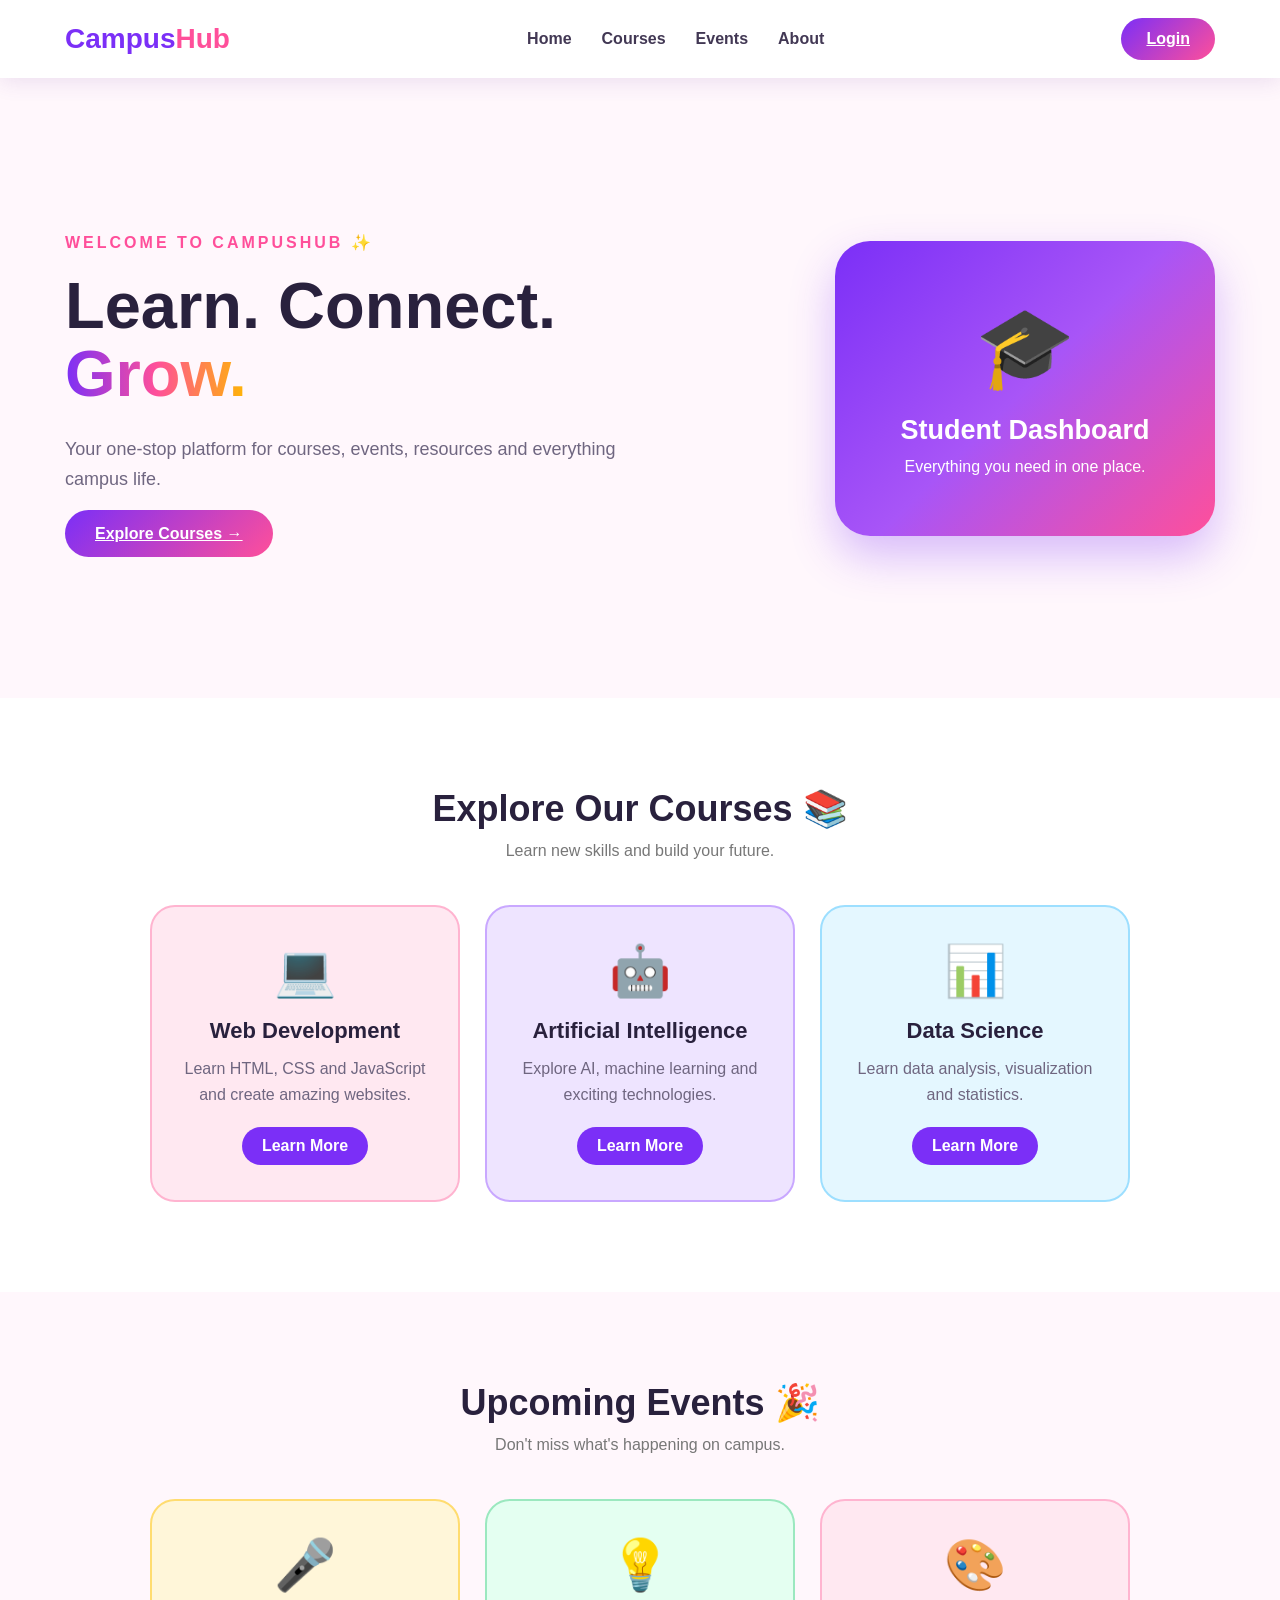
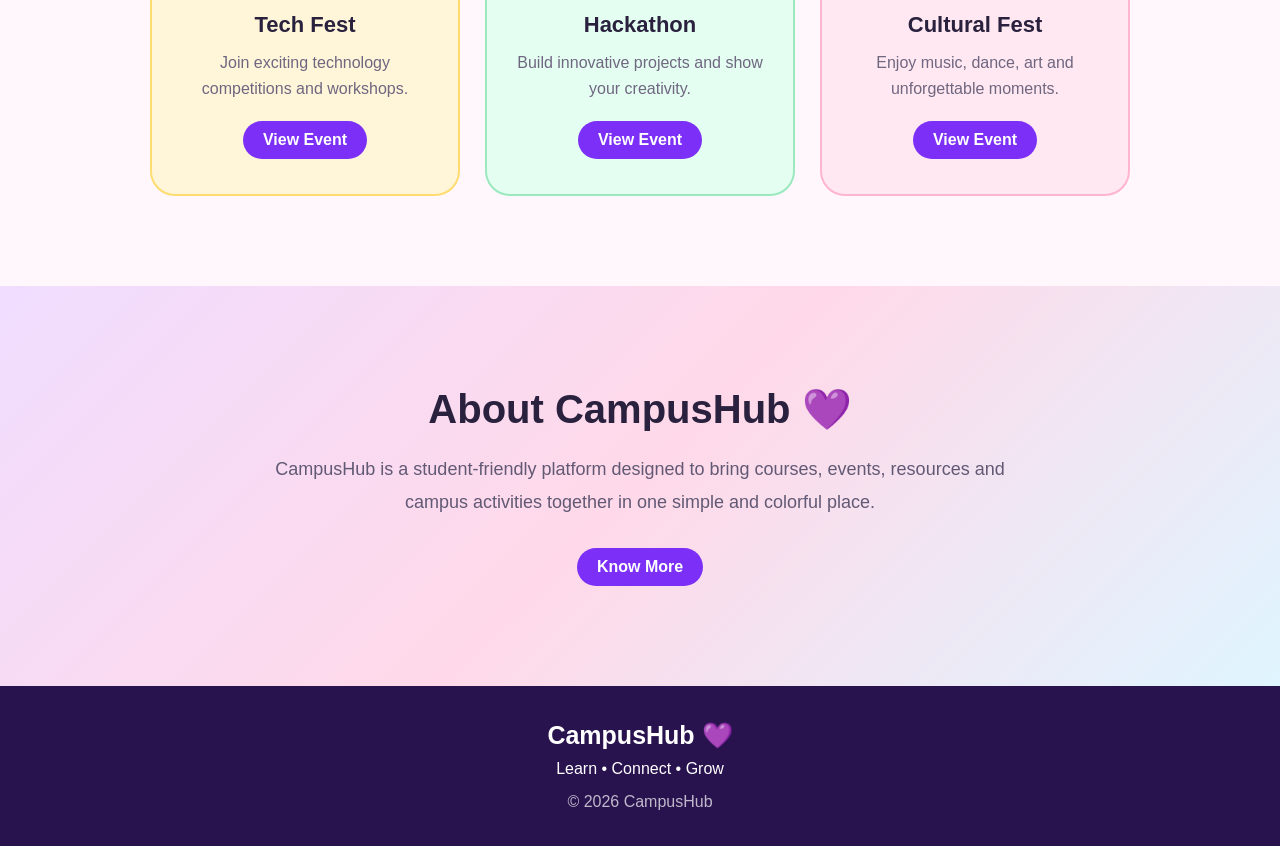
<file: index.html>
<!DOCTYPE html>
<html lang="en">

<head>
    <meta charset="UTF-8">
    <meta name="viewport" content="width=device-width, initial-scale=1.0">

    <title>CampusHub</title>

    <link rel="stylesheet" href="style.css">
</head>

<body>

    <!-- NAVBAR -->
    <header>
        <nav class="navbar">

            <h2 class="logo">
                Campus<span>Hub</span>
            </h2>

            <ul class="nav-links">
                <li><a href="index.html">Home</a></li>
                <li><a href="courses.html">Courses</a></li>
                <li><a href="events.html">Events</a></li>
                <li><a href="about.html">About</a></li>
            </ul>

            <a href="login.html" class="login-btn">
                Login
            </a>

        </nav>
    </header>


    <!-- HOME -->
    <section class="hero" id="home">

        <div class="hero-text">

            <p class="small-title">
                WELCOME TO CAMPUSHUB ✨
            </p>

            <h1>
                Learn. Connect.
                <span>Grow.</span>
            </h1>

            <p>
                Your one-stop platform for courses,
                events, resources and everything
                campus life.
            </p>

            <a href="courses.html" class="explore-btn">
                Explore Courses →
            </a>

        </div>


        <div class="hero-card">

            <div class="emoji">
                🎓
            </div>

            <h3>
                Student Dashboard
            </h3>

            <p>
                Everything you need in one place.
            </p>

        </div>

    </section>


    <!-- COURSES -->
    <section class="section">

        <h2>
            Explore Our Courses 📚
        </h2>

        <p class="section-subtitle">
            Learn new skills and build your future.
        </p>


        <div class="card-container">

            <!-- WEB DEVELOPMENT -->
            <div class="card pink-card">

                <div class="icon">
                    💻
                </div>

                <h3>
                    Web Development
                </h3>

                <p>
                    Learn HTML, CSS and JavaScript
                    and create amazing websites.
                </p>

                <a href="courses.html" class="card-btn">
                    Learn More
                </a>

            </div>


            <!-- AI -->
            <div class="card purple-card">

                <div class="icon">
                    🤖
                </div>

                <h3>
                    Artificial Intelligence
                </h3>

                <p>
                    Explore AI, machine learning
                    and exciting technologies.
                </p>

                <a href="courses.html" class="card-btn">
                    Learn More
                </a>

            </div>


            <!-- DATA SCIENCE -->
            <div class="card blue-card">

                <div class="icon">
                    📊
                </div>

                <h3>
                    Data Science
                </h3>

                <p>
                    Learn data analysis,
                    visualization and statistics.
                </p>

                <a href="courses.html" class="card-btn">
                    Learn More
                </a>

            </div>

        </div>

    </section>


    <!-- EVENTS -->
    <section class="section events-section">

        <h2>
            Upcoming Events 🎉
        </h2>

        <p class="section-subtitle">
            Don't miss what's happening on campus.
        </p>


        <div class="card-container">

            <div class="card yellow-card">

                <div class="icon">
                    🎤
                </div>

                <h3>
                    Tech Fest
                </h3>

                <p>
                    Join exciting technology
                    competitions and workshops.
                </p>

                <a href="events.html" class="card-btn">
                    View Event
                </a>

            </div>


            <div class="card green-card">

                <div class="icon">
                    💡
                </div>

                <h3>
                    Hackathon
                </h3>

                <p>
                    Build innovative projects
                    and show your creativity.
                </p>

                <a href="events.html" class="card-btn">
                    View Event
                </a>

            </div>


            <div class="card pink-card">

                <div class="icon">
                    🎨
                </div>

                <h3>
                    Cultural Fest
                </h3>

                <p>
                    Enjoy music, dance, art
                    and unforgettable moments.
                </p>

                <a href="events.html" class="card-btn">
                    View Event
                </a>

            </div>

        </div>

    </section>


    <!-- ABOUT -->
    <section class="about">

        <div class="about-content">

            <h2>
                About CampusHub 💜
            </h2>

            <p>
                CampusHub is a student-friendly platform
                designed to bring courses, events,
                resources and campus activities together
                in one simple and colorful place.
            </p>

            <a href="about.html" class="card-btn">
                Know More
            </a>

        </div>

    </section>


    <!-- FOOTER -->
    <footer>

        <h3>
            CampusHub 💜
        </h3>

        <p>
            Learn • Connect • Grow
        </p>

        <p class="copyright">
            © 2026 CampusHub
        </p>

    </footer>

</body>

</html>
</file>
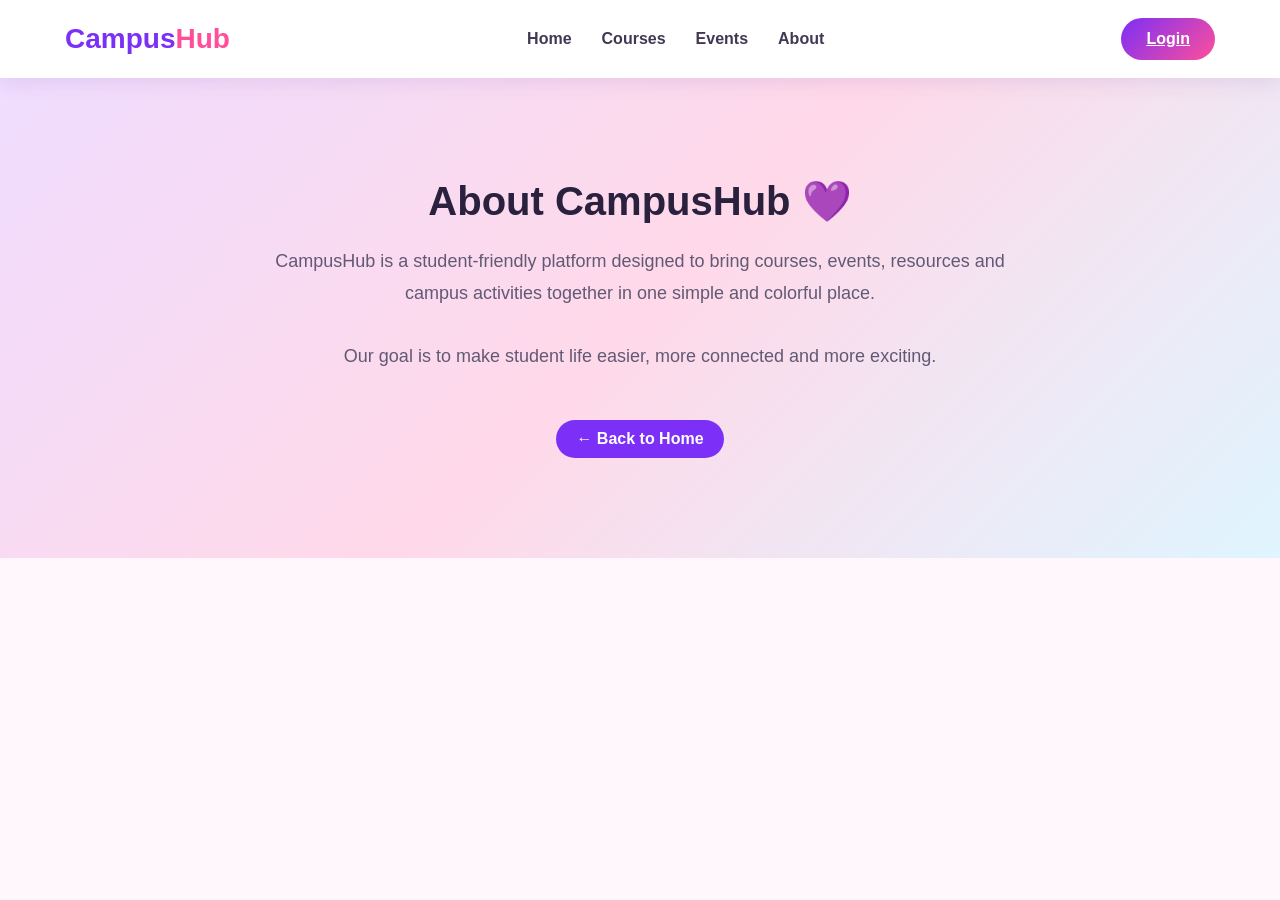
<file: about.html>
<!DOCTYPE html>
<html lang="en">

<head>

    <meta charset="UTF-8">

    <meta name="viewport"
          content="width=device-width, initial-scale=1.0">

    <title>CampusHub - About</title>

    <link rel="stylesheet" href="style.css">

</head>

<body>

    <header>

        <nav class="navbar">

            <h2 class="logo">
                Campus<span>Hub</span>
            </h2>

            <ul class="nav-links">

                <li>
                    <a href="index.html">
                        Home
                    </a>
                </li>

                <li>
                    <a href="courses.html">
                        Courses
                    </a>
                </li>

                <li>
                    <a href="events.html">
                        Events
                    </a>
                </li>

                <li>
                    <a href="about.html">
                        About
                    </a>
                </li>

            </ul>

            <a href="login.html"
               class="login-btn">
                Login
            </a>

        </nav>

    </header>


    <section class="about">

        <div class="about-content">

            <h2>
                About CampusHub 💜
            </h2>

            <p>
                CampusHub is a student-friendly platform
                designed to bring courses, events,
                resources and campus activities together
                in one simple and colorful place.
            </p>

            <p>
                Our goal is to make student life easier,
                more connected and more exciting.
            </p>

            <br>

            <a href="index.html"
               class="card-btn">
                ← Back to Home
            </a>

        </div>

    </section>

</body>

</html>
</file>
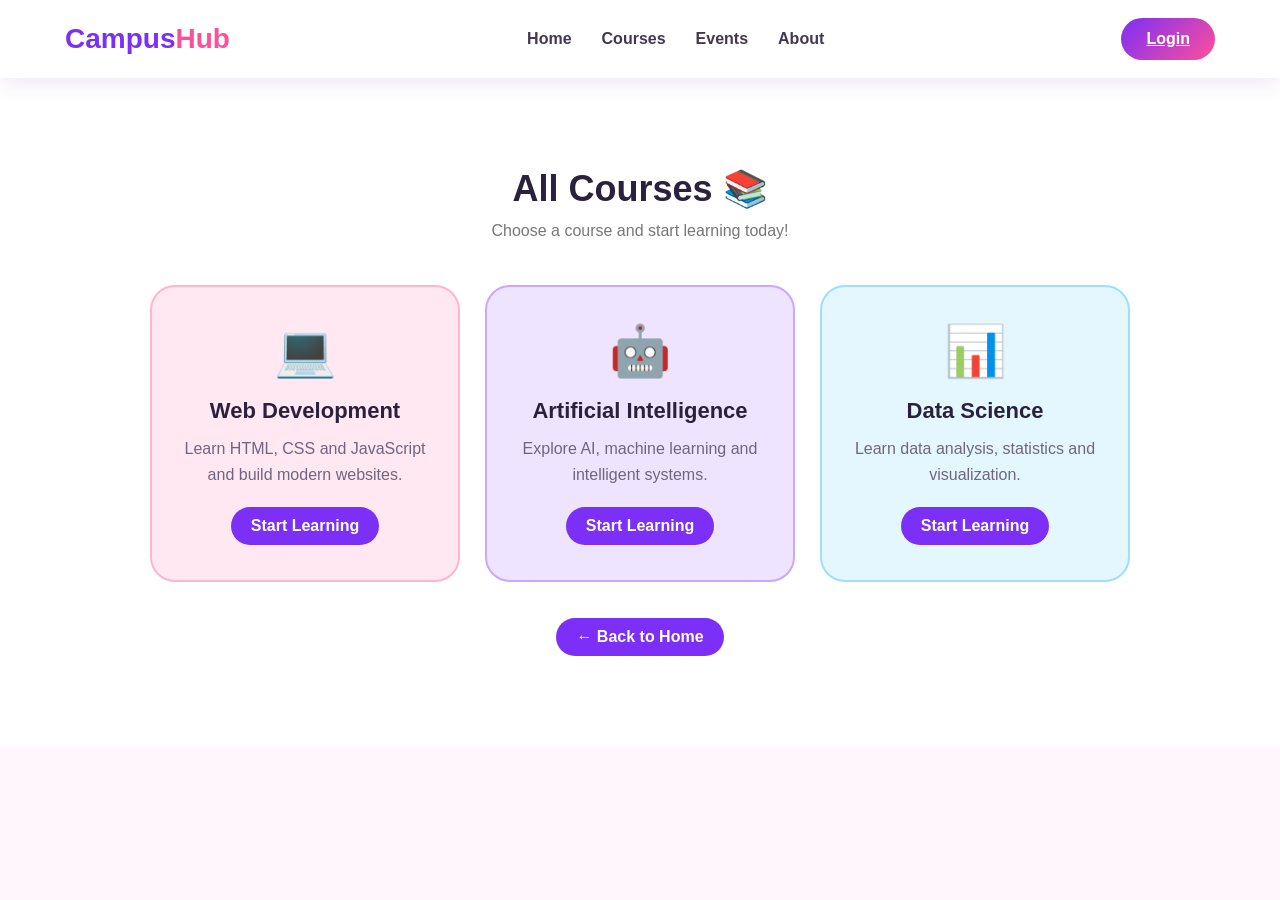
<file: courses.html>
<!DOCTYPE html>
<html lang="en">

<head>

    <meta charset="UTF-8">

    <meta name="viewport"
          content="width=device-width, initial-scale=1.0">

    <title>CampusHub - Courses</title>

    <link rel="stylesheet" href="style.css">

</head>

<body>

    <!-- NAVBAR -->

    <header>

        <nav class="navbar">

            <h2 class="logo">
                Campus<span>Hub</span>
            </h2>

            <ul class="nav-links">

                <li>
                    <a href="index.html">
                        Home
                    </a>
                </li>

                <li>
                    <a href="courses.html">
                        Courses
                    </a>
                </li>

                <li>
                    <a href="events.html">
                        Events
                    </a>
                </li>

                <li>
                    <a href="about.html">
                        About
                    </a>
                </li>

            </ul>

            <a href="login.html"
               class="login-btn">
                Login
            </a>

        </nav>

    </header>


    <!-- COURSES -->

    <section class="section">

        <h2>
            All Courses 📚
        </h2>

        <p class="section-subtitle">
            Choose a course and start learning today!
        </p>


        <div class="card-container">


            <div class="card pink-card">

                <div class="icon">
                    💻
                </div>

                <h3>
                    Web Development
                </h3>

                <p>
                    Learn HTML, CSS and JavaScript
                    and build modern websites.
                </p>

                <a href="#" class="card-btn">
                    Start Learning
                </a>

            </div>


            <div class="card purple-card">

                <div class="icon">
                    🤖
                </div>

                <h3>
                    Artificial Intelligence
                </h3>

                <p>
                    Explore AI, machine learning
                    and intelligent systems.
                </p>

                <a href="#" class="card-btn">
                    Start Learning
                </a>

            </div>


            <div class="card blue-card">

                <div class="icon">
                    📊
                </div>

                <h3>
                    Data Science
                </h3>

                <p>
                    Learn data analysis,
                    statistics and visualization.
                </p>

                <a href="#" class="card-btn">
                    Start Learning
                </a>

            </div>

        </div>


        <br><br>

        <a href="index.html"
           class="card-btn">
            ← Back to Home
        </a>

    </section>

</body>

</html>
</file>
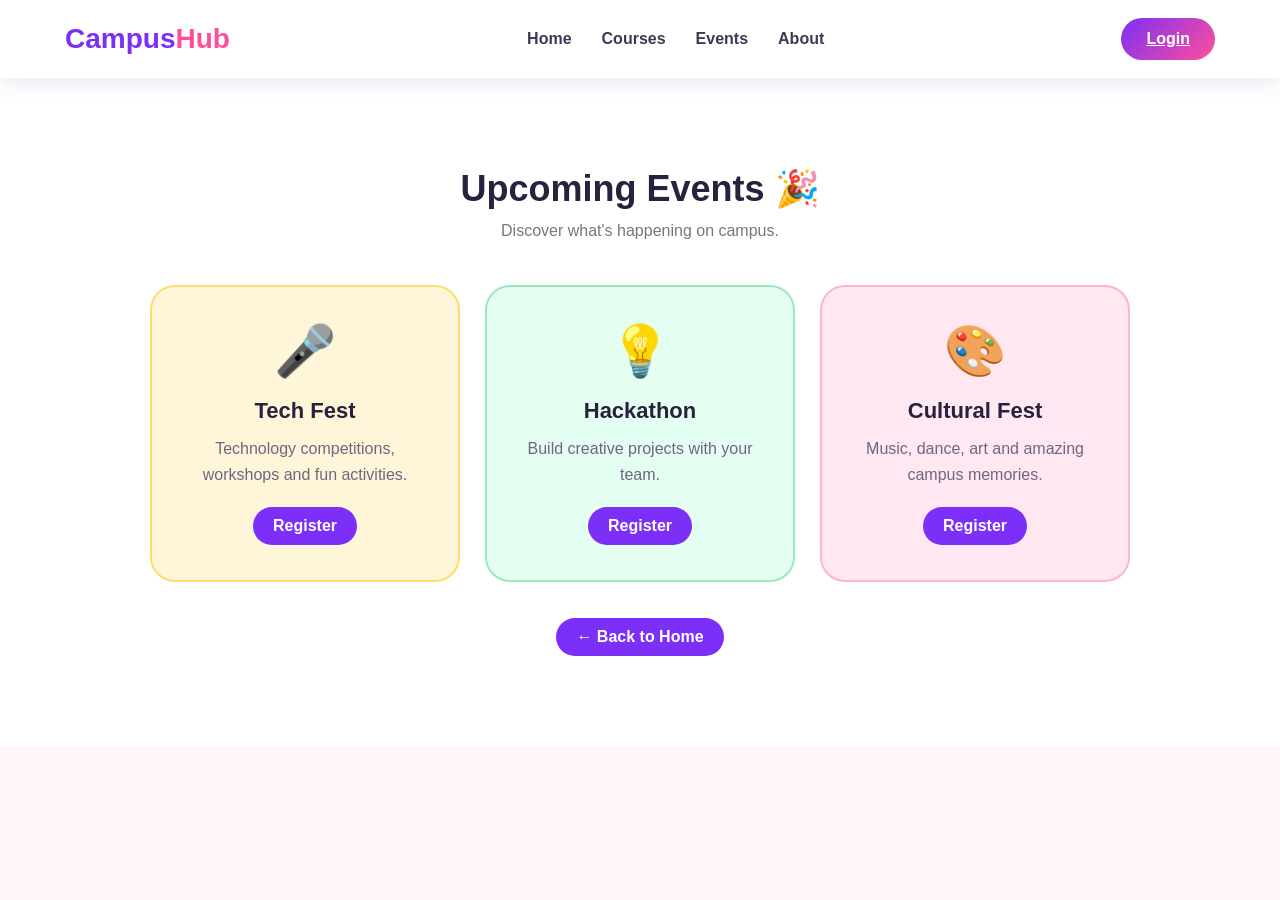
<file: events.html>
<!DOCTYPE html>
<html lang="en">

<head>

    <meta charset="UTF-8">

    <meta name="viewport"
          content="width=device-width, initial-scale=1.0">

    <title>CampusHub - Events</title>

    <link rel="stylesheet" href="style.css">

</head>

<body>

    <header>

        <nav class="navbar">

            <h2 class="logo">
                Campus<span>Hub</span>
            </h2>

            <ul class="nav-links">

                <li>
                    <a href="index.html">
                        Home
                    </a>
                </li>

                <li>
                    <a href="courses.html">
                        Courses
                    </a>
                </li>

                <li>
                    <a href="events.html">
                        Events
                    </a>
                </li>

                <li>
                    <a href="about.html">
                        About
                    </a>
                </li>

            </ul>

            <a href="login.html"
               class="login-btn">
                Login
            </a>

        </nav>

    </header>


    <section class="section">

        <h2>
            Upcoming Events 🎉
        </h2>

        <p class="section-subtitle">
            Discover what's happening on campus.
        </p>


        <div class="card-container">


            <div class="card yellow-card">

                <div class="icon">
                    🎤
                </div>

                <h3>
                    Tech Fest
                </h3>

                <p>
                    Technology competitions,
                    workshops and fun activities.
                </p>

                <a href="#"
                   class="card-btn">
                    Register
                </a>

            </div>


            <div class="card green-card">

                <div class="icon">
                    💡
                </div>

                <h3>
                    Hackathon
                </h3>

                <p>
                    Build creative projects
                    with your team.
                </p>

                <a href="#"
                   class="card-btn">
                    Register
                </a>

            </div>


            <div class="card pink-card">

                <div class="icon">
                    🎨
                </div>

                <h3>
                    Cultural Fest
                </h3>

                <p>
                    Music, dance, art and
                    amazing campus memories.
                </p>

                <a href="#"
                   class="card-btn">
                    Register
                </a>

            </div>

        </div>


        <br><br>

        <a href="index.html"
           class="card-btn">
            ← Back to Home
        </a>

    </section>

</body>

</html>
</file>
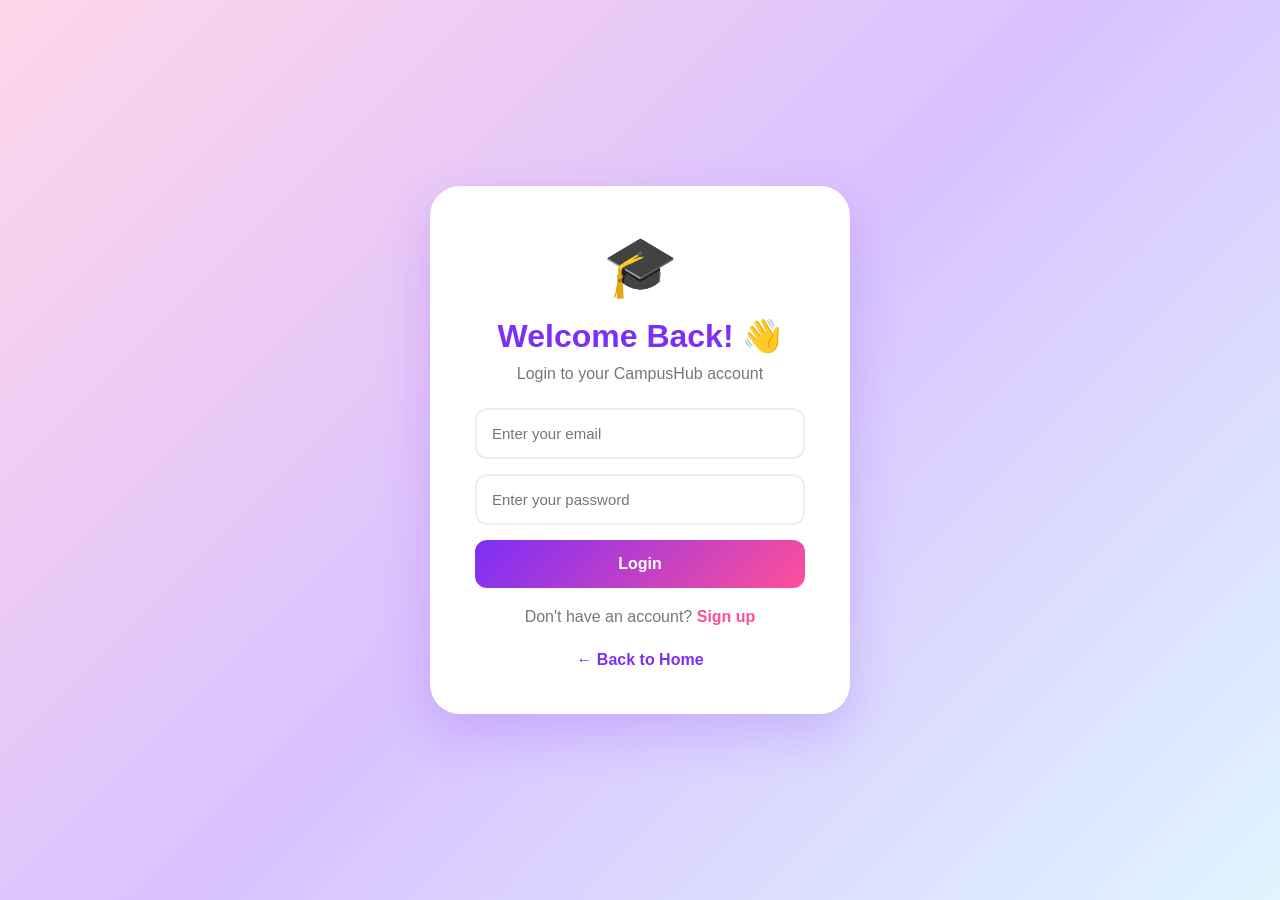
<file: login.html>
<!DOCTYPE html>
<html lang="en">

<head>

    <meta charset="UTF-8">

    <meta name="viewport"
          content="width=device-width, initial-scale=1.0">

    <title>CampusHub - Login</title>

    <link rel="stylesheet" href="style.css">

</head>

<body>

    <div class="login-page">

        <div class="login-box">

            <div class="login-icon">
                🎓
            </div>

            <h1>
                Welcome Back! 👋
            </h1>

            <p>
                Login to your CampusHub account
            </p>


            <input
                type="email"
                placeholder="Enter your email"
            >


            <input
                type="password"
                placeholder="Enter your password"
            >


            <button class="login-submit">
                Login
            </button>


            <p class="signup">
                Don't have an account?
                <a href="#">
                    Sign up
                </a>
            </p>


            <a href="index.html"
               class="back-home">
                ← Back to Home
            </a>

        </div>

    </div>

</body>

</html>
</file>
<file: style.css>
* {
    margin: 0;
    padding: 0;
    box-sizing: border-box;
}

html {
    scroll-behavior: smooth;
}

body {
    font-family: Arial, sans-serif;
    background: #fff7fc;
    color: #29213d;
}


/* NAVBAR */

header {
    background: white;
    position: sticky;
    top: 0;
    z-index: 1000;
    box-shadow: 0 4px 20px rgba(100, 50, 150, 0.12);
}

.navbar {
    max-width: 1200px;
    margin: auto;
    padding: 18px 25px;

    display: flex;
    align-items: center;
    justify-content: space-between;
}

.logo {
    font-size: 28px;
    color: #7b2ff7;
}

.logo span {
    color: #ff4f9a;
}

.nav-links {
    display: flex;
    gap: 30px;
    list-style: none;
}

.nav-links a {
    text-decoration: none;
    color: #423854;
    font-weight: bold;
}

.nav-links a:hover {
    color: #ff4f9a;
}

.login-btn {
    border: none;
    padding: 12px 25px;
    border-radius: 25px;

    color: white;
    font-weight: bold;

    background: linear-gradient(
        135deg,
        #7b2ff7,
        #ff4f9a
    );

    cursor: pointer;
}


/* HOME */

.hero {
    max-width: 1200px;
    min-height: 620px;

    margin: auto;
    padding: 80px 25px;

    display: flex;
    align-items: center;
    justify-content: space-between;
    gap: 60px;
}

.hero-text {
    max-width: 600px;
}

.small-title {
    color: #ff4f9a;
    font-weight: bold;
    letter-spacing: 3px;
    margin-bottom: 20px;
}

.hero h1 {
    font-size: 65px;
    line-height: 1.05;
    margin-bottom: 25px;
}

.hero h1 span {
    background: linear-gradient(
        90deg,
        #7b2ff7,
        #ff4f9a,
        #ffb703
    );

    -webkit-background-clip: text;
    color: transparent;
}

.hero-text > p:not(.small-title) {
    color: #6f6680;
    font-size: 18px;
    line-height: 1.7;
    margin-bottom: 30px;
}

.explore-btn {
    border: none;
    padding: 15px 30px;
    border-radius: 30px;

    background: linear-gradient(
        135deg,
        #7b2ff7,
        #ff4f9a
    );

    color: white;
    font-weight: bold;
    font-size: 16px;

    cursor: pointer;
}


/* HERO CARD */

.hero-card {
    width: 380px;

    padding: 60px 30px;

    text-align: center;
    color: white;

    border-radius: 35px;

    background: linear-gradient(
        135deg,
        #7b2ff7,
        #a855f7,
        #ff4f9a
    );

    box-shadow: 0 20px 45px rgba(123, 47, 247, 0.3);
}

.emoji {
    font-size: 80px;
    margin-bottom: 20px;
}

.hero-card h3 {
    font-size: 27px;
    margin-bottom: 12px;
}


/* SECTIONS */

.section {
    padding: 90px 25px;
    text-align: center;
    background: white;
}

.section:nth-of-type(3) {
    background: #fff7fc;
}

.section h2 {
    font-size: 36px;
    margin-bottom: 12px;
}

.section-subtitle {
    color: #777;
    margin-bottom: 45px;
}


/* CARDS */

.card-container {
    max-width: 1100px;
    margin: auto;

    display: flex;
    justify-content: center;
    gap: 25px;
}

.card {
    width: 310px;
    padding: 35px 25px;
    border-radius: 25px;
    transition: 0.3s;
}

.card:hover {
    transform: translateY(-10px);
    box-shadow: 0 15px 30px rgba(0, 0, 0, 0.12);
}

.pink-card {
    background: #ffe8f1;
    border: 2px solid #ffb4d0;
}

.purple-card {
    background: #eee4ff;
    border: 2px solid #c9a8ff;
}

.blue-card {
    background: #e4f7ff;
    border: 2px solid #9ddfff;
}

.yellow-card {
    background: #fff6d9;
    border: 2px solid #ffdc70;
}

.green-card {
    background: #e4fff1;
    border: 2px solid #9be8bf;
}

.icon {
    font-size: 50px;
    margin-bottom: 18px;
}

.card h3 {
    font-size: 22px;
    margin-bottom: 12px;
}

.card p {
    color: #6f6680;
    line-height: 1.6;
    margin-bottom: 20px;
}

.card-btn {
    display: inline-block;
    text-decoration: none;
    border: none;
    padding: 10px 20px;
    border-radius: 20px;
    background: #7b2ff7;
    color: white;
    font-weight: bold;
    cursor: pointer;
}


/* ABOUT */

.about {
    padding: 100px 25px;
    text-align: center;

    background: linear-gradient(
        135deg,
        #f0ddff,
        #ffd9e9,
        #dff5ff
    );
}

.about-content {
    max-width: 750px;
    margin: auto;
}

.about h2 {
    font-size: 40px;
    margin-bottom: 20px;
}

.about p {
    color: #625975;
    font-size: 18px;
    line-height: 1.8;
    margin-bottom: 30px;
}


/* FOOTER */

footer {
    padding: 35px;
    text-align: center;

    background: #29134f;
    color: white;
}

footer h3 {
    font-size: 25px;
    margin-bottom: 10px;
}

.copyright {
    margin-top: 15px;
    opacity: 0.7;
}


/* LOGIN */

.login-page {
    min-height: 100vh;

    display: flex;
    justify-content: center;
    align-items: center;

    background: linear-gradient(
        135deg,
        #ffd6e9,
        #d9c2ff,
        #dff5ff
    );

    padding: 20px;
}

.login-box {
    width: 420px;
    padding: 45px;

    background: white;
    border-radius: 30px;

    text-align: center;

    box-shadow: 0 20px 50px rgba(123,47,247,0.2);
}

.login-icon {
    font-size: 60px;
    margin-bottom: 15px;
}

.login-box h1 {
    color: #7b2ff7;
    margin-bottom: 10px;
}

.login-box > p {
    color: #777;
    margin-bottom: 25px;
}

.login-box input {
    width: 100%;
    padding: 15px;
    margin-bottom: 15px;

    border: 2px solid #eee;
    border-radius: 12px;

    font-size: 15px;
}

.login-submit {
    width: 100%;
    padding: 15px;

    border: none;
    border-radius: 12px;

    background: linear-gradient(
        135deg,
        #7b2ff7,
        #ff4f9a
    );

    color: white;
    font-weight: bold;
    font-size: 16px;

    cursor: pointer;
}

.signup {
    margin-top: 20px;
}

.signup a {
    color: #ff4f9a;
    font-weight: bold;
    text-decoration: none;
}

.back-home {
    display: block;
    margin-top: 20px;

    color: #7b2ff7;
    text-decoration: none;
    font-weight: bold;
}


/* MOBILE */

@media (max-width: 768px) {

    .nav-links {
        display: none;
    }

    .hero {
        flex-direction: column;
        text-align: center;
        padding-top: 60px;
    }

    .hero h1 {
        font-size: 45px;
    }

    .hero-card {
        width: 100%;
        max-width: 380px;
    }

    .card-container {
        flex-direction: column;
        align-items: center;
    }

    .card {
        width: 100%;
        max-width: 350px;
    }

    .login-box {
        width: 100%;
        max-width: 400px;
    }
}
</file>
